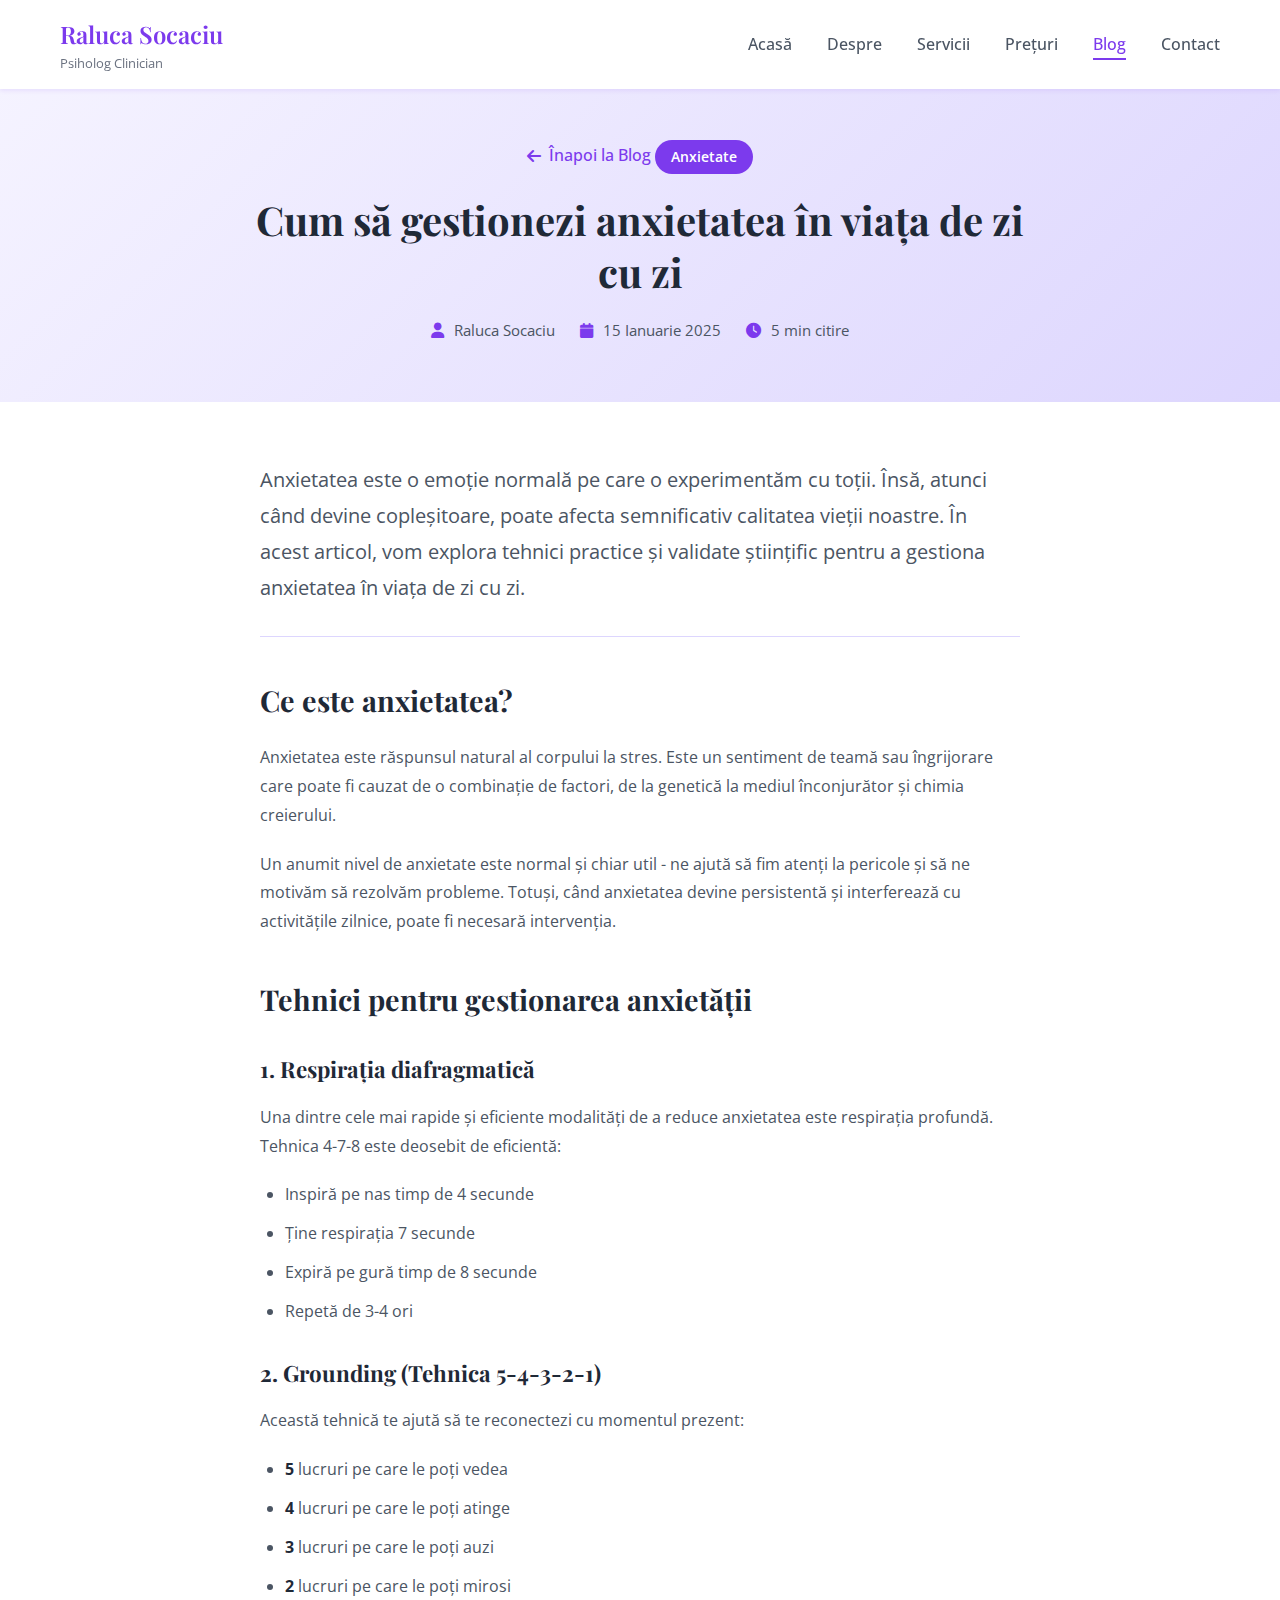
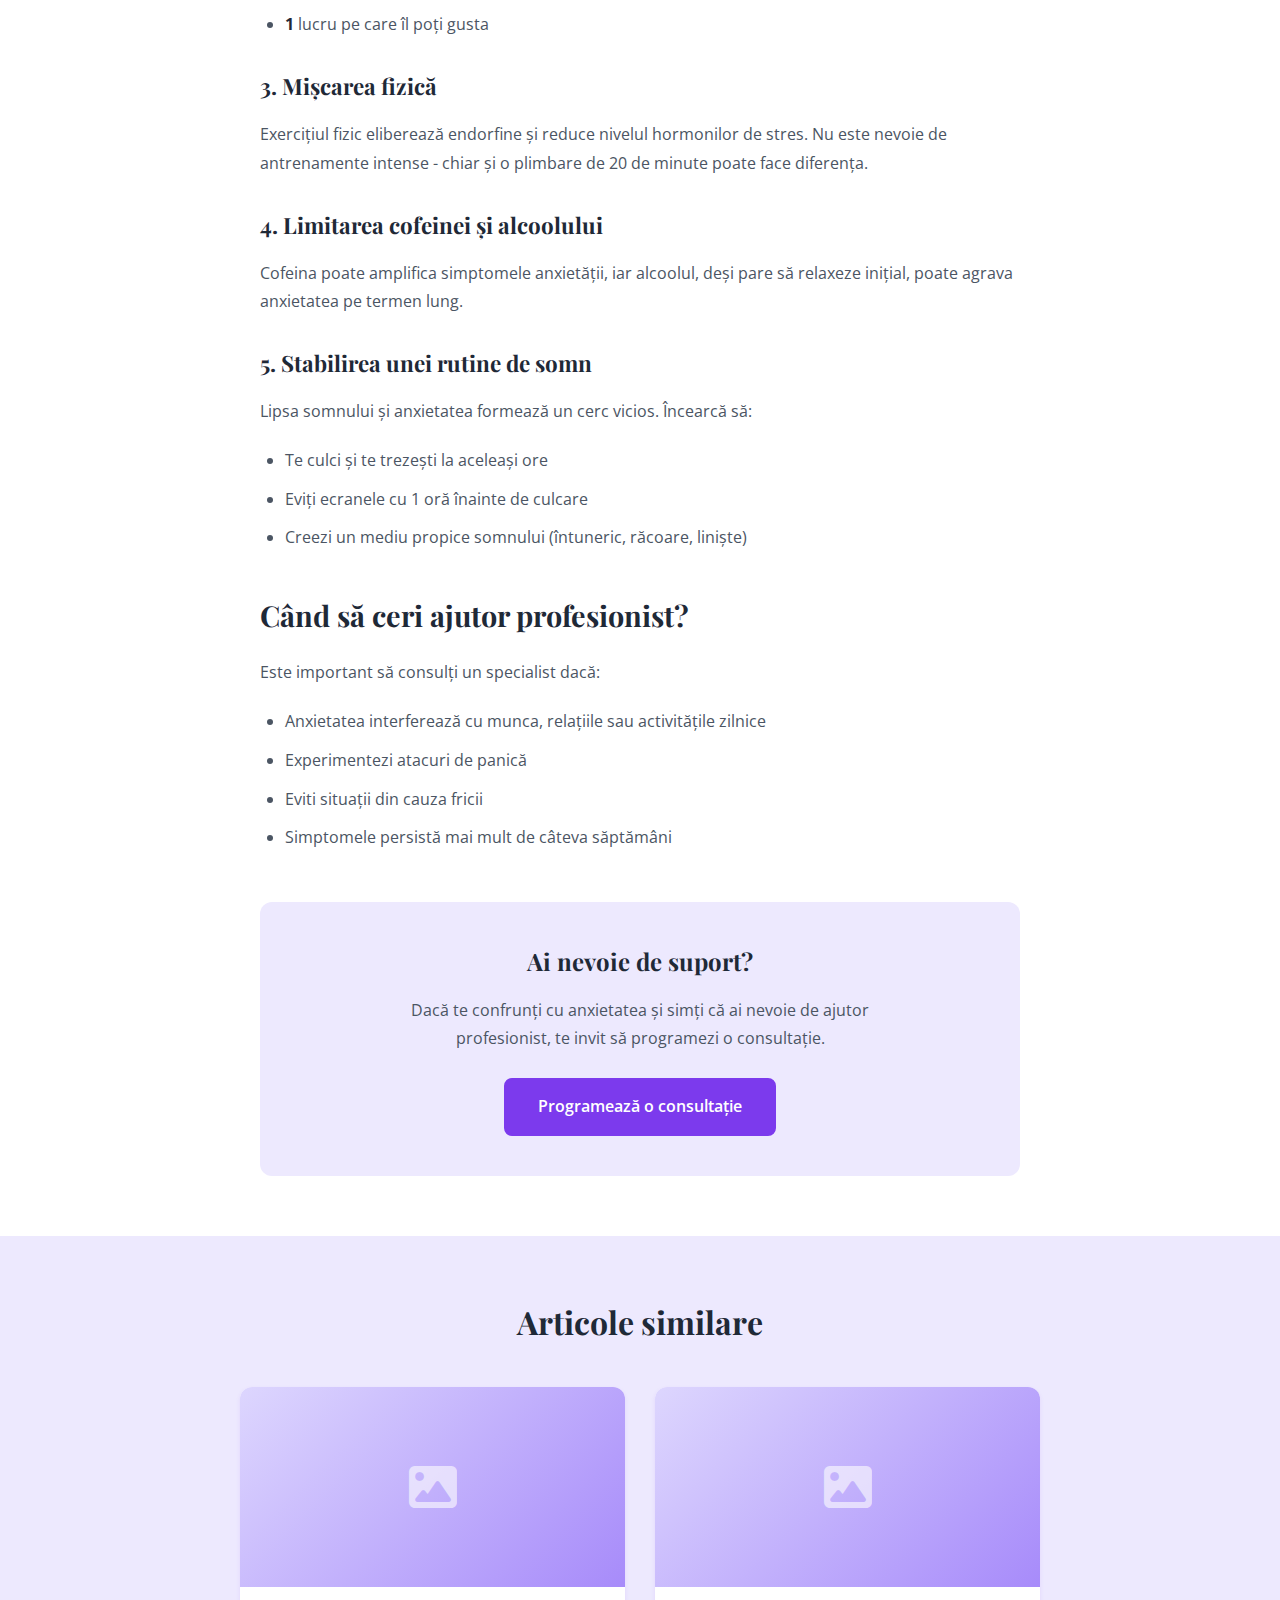
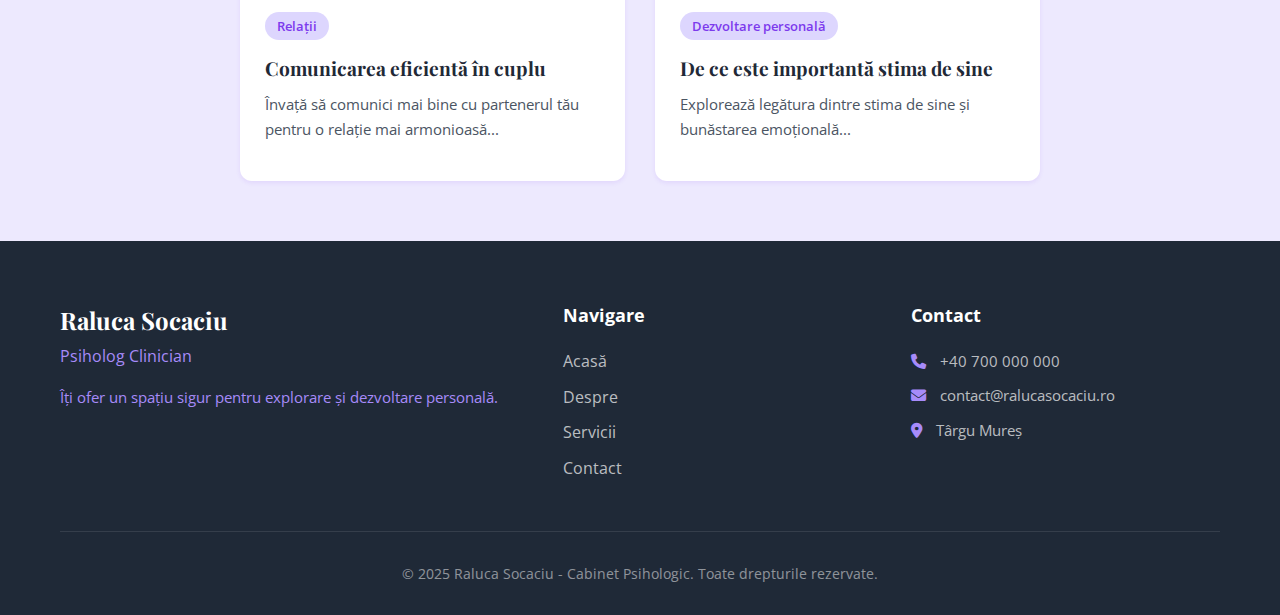
<file: blog/anxietate-viata-zi-cu-zi.html>
<!DOCTYPE html>
<html lang="ro">
<head>
    <meta charset="UTF-8">
    <meta name="viewport" content="width=device-width, initial-scale=1.0">
    <meta name="description" content="Descoperă tehnici simple și eficiente pentru a reduce anxietatea și a te simți mai calm în viața de zi cu zi.">
    <title>Cum să gestionezi anxietatea în viața de zi cu zi | Raluca Socaciu</title>

    <!-- Font Awesome -->
    <link rel="stylesheet" href="https://cdnjs.cloudflare.com/ajax/libs/font-awesome/6.5.1/css/all.min.css">
    <!-- Google Fonts -->
    <link rel="preconnect" href="https://fonts.googleapis.com">
    <link rel="preconnect" href="https://fonts.gstatic.com" crossorigin>
    <link href="https://fonts.googleapis.com/css2?family=Playfair+Display:wght@400;500;600;700&family=Open+Sans:wght@300;400;500;600&display=swap" rel="stylesheet">
    <!-- Custom CSS -->
    <link rel="stylesheet" href="../css/style.css">
    <link rel="stylesheet" href="../css/blog.css">
</head>
<body>
    <!-- Header -->
    <header class="header" id="header">
        <div class="container">
            <a href="../index.html" class="logo">
                <span class="logo-text">Raluca Socaciu</span>
                <span class="logo-subtitle">Psiholog Clinician</span>
            </a>

            <nav class="nav" id="nav">
                <ul class="nav-list">
                    <li><a href="../index.html#acasa" class="nav-link">Acasă</a></li>
                    <li><a href="../index.html#despre" class="nav-link">Despre</a></li>
                    <li><a href="../index.html#servicii" class="nav-link">Servicii</a></li>
                    <li><a href="../index.html#preturi" class="nav-link">Prețuri</a></li>
                    <li><a href="../index.html#blog" class="nav-link active">Blog</a></li>
                    <li><a href="../index.html#contact" class="nav-link">Contact</a></li>
                </ul>
            </nav>

            <button class="hamburger" id="hamburger" aria-label="Meniu">
                <span class="hamburger-line"></span>
                <span class="hamburger-line"></span>
                <span class="hamburger-line"></span>
            </button>
        </div>
    </header>

    <main>
        <!-- Article Header -->
        <article class="blog-article">
            <div class="article-header">
                <div class="container">
                    <a href="../index.html#blog" class="back-link"><i class="fas fa-arrow-left"></i> Înapoi la Blog</a>
                    <span class="article-category">Anxietate</span>
                    <h1>Cum să gestionezi anxietatea în viața de zi cu zi</h1>
                    <div class="article-meta">
                        <span><i class="fas fa-user"></i> Raluca Socaciu</span>
                        <span><i class="fas fa-calendar"></i> 15 Ianuarie 2025</span>
                        <span><i class="fas fa-clock"></i> 5 min citire</span>
                    </div>
                </div>
            </div>

            <!-- Article Content -->
            <div class="article-content">
                <div class="container">
                    <p class="lead">Anxietatea este o emoție normală pe care o experimentăm cu toții. Însă, atunci când devine copleșitoare, poate afecta semnificativ calitatea vieții noastre. În acest articol, vom explora tehnici practice și validate științific pentru a gestiona anxietatea în viața de zi cu zi.</p>

                    <h2>Ce este anxietatea?</h2>
                    <p>Anxietatea este răspunsul natural al corpului la stres. Este un sentiment de teamă sau îngrijorare care poate fi cauzat de o combinație de factori, de la genetică la mediul înconjurător și chimia creierului.</p>
                    <p>Un anumit nivel de anxietate este normal și chiar util - ne ajută să fim atenți la pericole și să ne motivăm să rezolvăm probleme. Totuși, când anxietatea devine persistentă și interferează cu activitățile zilnice, poate fi necesară intervenția.</p>

                    <h2>Tehnici pentru gestionarea anxietății</h2>

                    <h3>1. Respirația diafragmatică</h3>
                    <p>Una dintre cele mai rapide și eficiente modalități de a reduce anxietatea este respirația profundă. Tehnica 4-7-8 este deosebit de eficientă:</p>
                    <ul>
                        <li>Inspiră pe nas timp de 4 secunde</li>
                        <li>Ține respirația 7 secunde</li>
                        <li>Expiră pe gură timp de 8 secunde</li>
                        <li>Repetă de 3-4 ori</li>
                    </ul>

                    <h3>2. Grounding (Tehnica 5-4-3-2-1)</h3>
                    <p>Această tehnică te ajută să te reconectezi cu momentul prezent:</p>
                    <ul>
                        <li><strong>5</strong> lucruri pe care le poți vedea</li>
                        <li><strong>4</strong> lucruri pe care le poți atinge</li>
                        <li><strong>3</strong> lucruri pe care le poți auzi</li>
                        <li><strong>2</strong> lucruri pe care le poți mirosi</li>
                        <li><strong>1</strong> lucru pe care îl poți gusta</li>
                    </ul>

                    <h3>3. Mișcarea fizică</h3>
                    <p>Exercițiul fizic eliberează endorfine și reduce nivelul hormonilor de stres. Nu este nevoie de antrenamente intense - chiar și o plimbare de 20 de minute poate face diferența.</p>

                    <h3>4. Limitarea cofeinei și alcoolului</h3>
                    <p>Cofeina poate amplifica simptomele anxietății, iar alcoolul, deși pare să relaxeze inițial, poate agrava anxietatea pe termen lung.</p>

                    <h3>5. Stabilirea unei rutine de somn</h3>
                    <p>Lipsa somnului și anxietatea formează un cerc vicios. Încearcă să:</p>
                    <ul>
                        <li>Te culci și te trezești la aceleași ore</li>
                        <li>Eviți ecranele cu 1 oră înainte de culcare</li>
                        <li>Creezi un mediu propice somnului (întuneric, răcoare, liniște)</li>
                    </ul>

                    <h2>Când să ceri ajutor profesionist?</h2>
                    <p>Este important să consulți un specialist dacă:</p>
                    <ul>
                        <li>Anxietatea interferează cu munca, relațiile sau activitățile zilnice</li>
                        <li>Experimentezi atacuri de panică</li>
                        <li>Eviti situații din cauza fricii</li>
                        <li>Simptomele persistă mai mult de câteva săptămâni</li>
                    </ul>

                    <div class="article-cta">
                        <h3>Ai nevoie de suport?</h3>
                        <p>Dacă te confrunți cu anxietatea și simți că ai nevoie de ajutor profesionist, te invit să programezi o consultație.</p>
                        <a href="../index.html#contact" class="btn btn-primary">Programează o consultație</a>
                    </div>
                </div>
            </div>
        </article>

        <!-- Related Articles -->
        <section class="related-articles">
            <div class="container">
                <h2>Articole similare</h2>
                <div class="blog-grid">
                    <article class="blog-card">
                        <div class="blog-image">
                            <div class="image-placeholder">
                                <i class="fas fa-image"></i>
                            </div>
                        </div>
                        <div class="blog-content">
                            <span class="blog-category">Relații</span>
                            <h3><a href="comunicare-cuplu.html">Comunicarea eficientă în cuplu</a></h3>
                            <p>Învață să comunici mai bine cu partenerul tău pentru o relație mai armonioasă...</p>
                        </div>
                    </article>

                    <article class="blog-card">
                        <div class="blog-image">
                            <div class="image-placeholder">
                                <i class="fas fa-image"></i>
                            </div>
                        </div>
                        <div class="blog-content">
                            <span class="blog-category">Dezvoltare personală</span>
                            <h3><a href="stima-de-sine.html">De ce este importantă stima de sine</a></h3>
                            <p>Explorează legătura dintre stima de sine și bunăstarea emoțională...</p>
                        </div>
                    </article>
                </div>
            </div>
        </section>
    </main>

    <!-- Footer -->
    <footer class="footer">
        <div class="container">
            <div class="footer-content">
                <div class="footer-brand">
                    <h3>Raluca Socaciu</h3>
                    <p>Psiholog Clinician</p>
                    <p class="footer-tagline">Îți ofer un spațiu sigur pentru explorare și dezvoltare personală.</p>
                </div>

                <div class="footer-links">
                    <h4>Navigare</h4>
                    <ul>
                        <li><a href="../index.html#acasa">Acasă</a></li>
                        <li><a href="../index.html#despre">Despre</a></li>
                        <li><a href="../index.html#servicii">Servicii</a></li>
                        <li><a href="../index.html#contact">Contact</a></li>
                    </ul>
                </div>

                <div class="footer-contact">
                    <h4>Contact</h4>
                    <p><i class="fas fa-phone"></i> +40 700 000 000</p>
                    <p><i class="fas fa-envelope"></i> contact@ralucasocaciu.ro</p>
                    <p><i class="fas fa-map-marker-alt"></i> Târgu Mureș</p>
                </div>
            </div>

            <div class="footer-bottom">
                <p>&copy; 2025 Raluca Socaciu - Cabinet Psihologic. Toate drepturile rezervate.</p>
            </div>
        </div>
    </footer>

    <!-- JavaScript -->
    <script src="../js/main.js"></script>
</body>
</html>
</file>
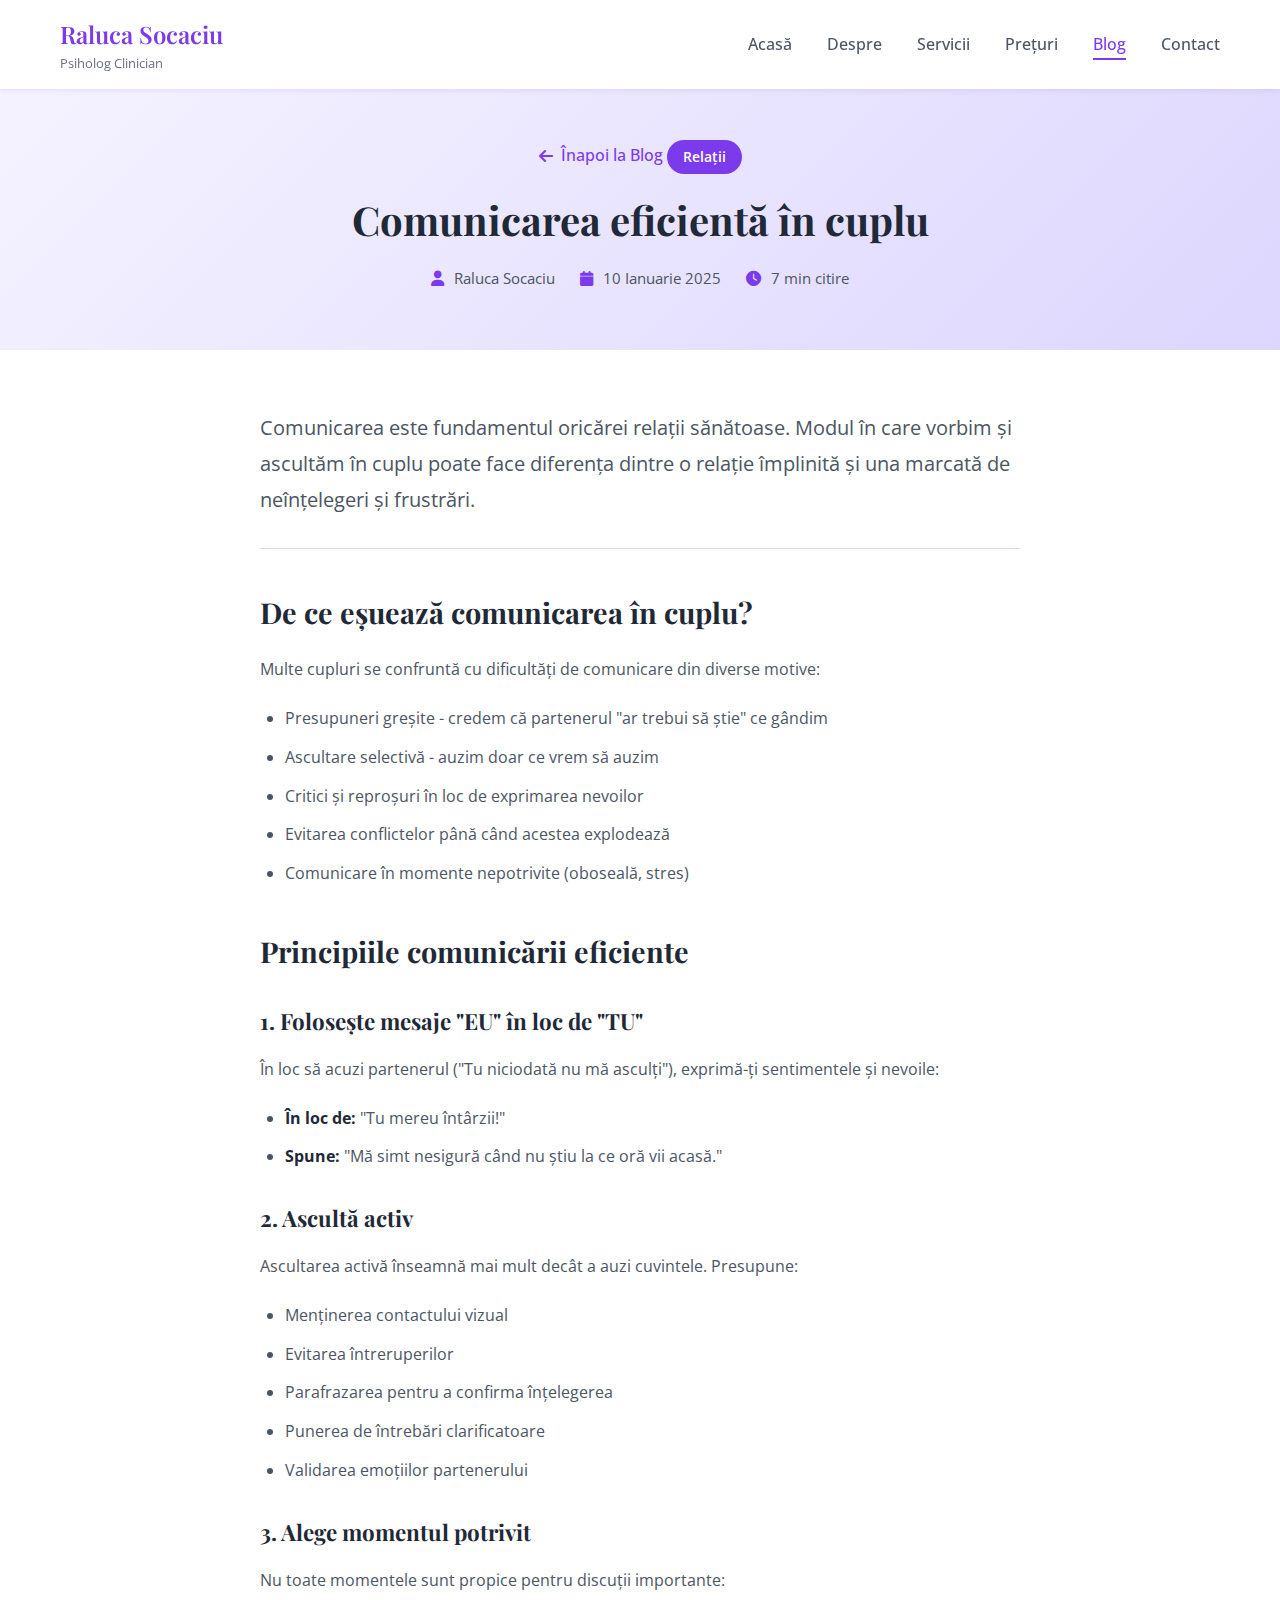
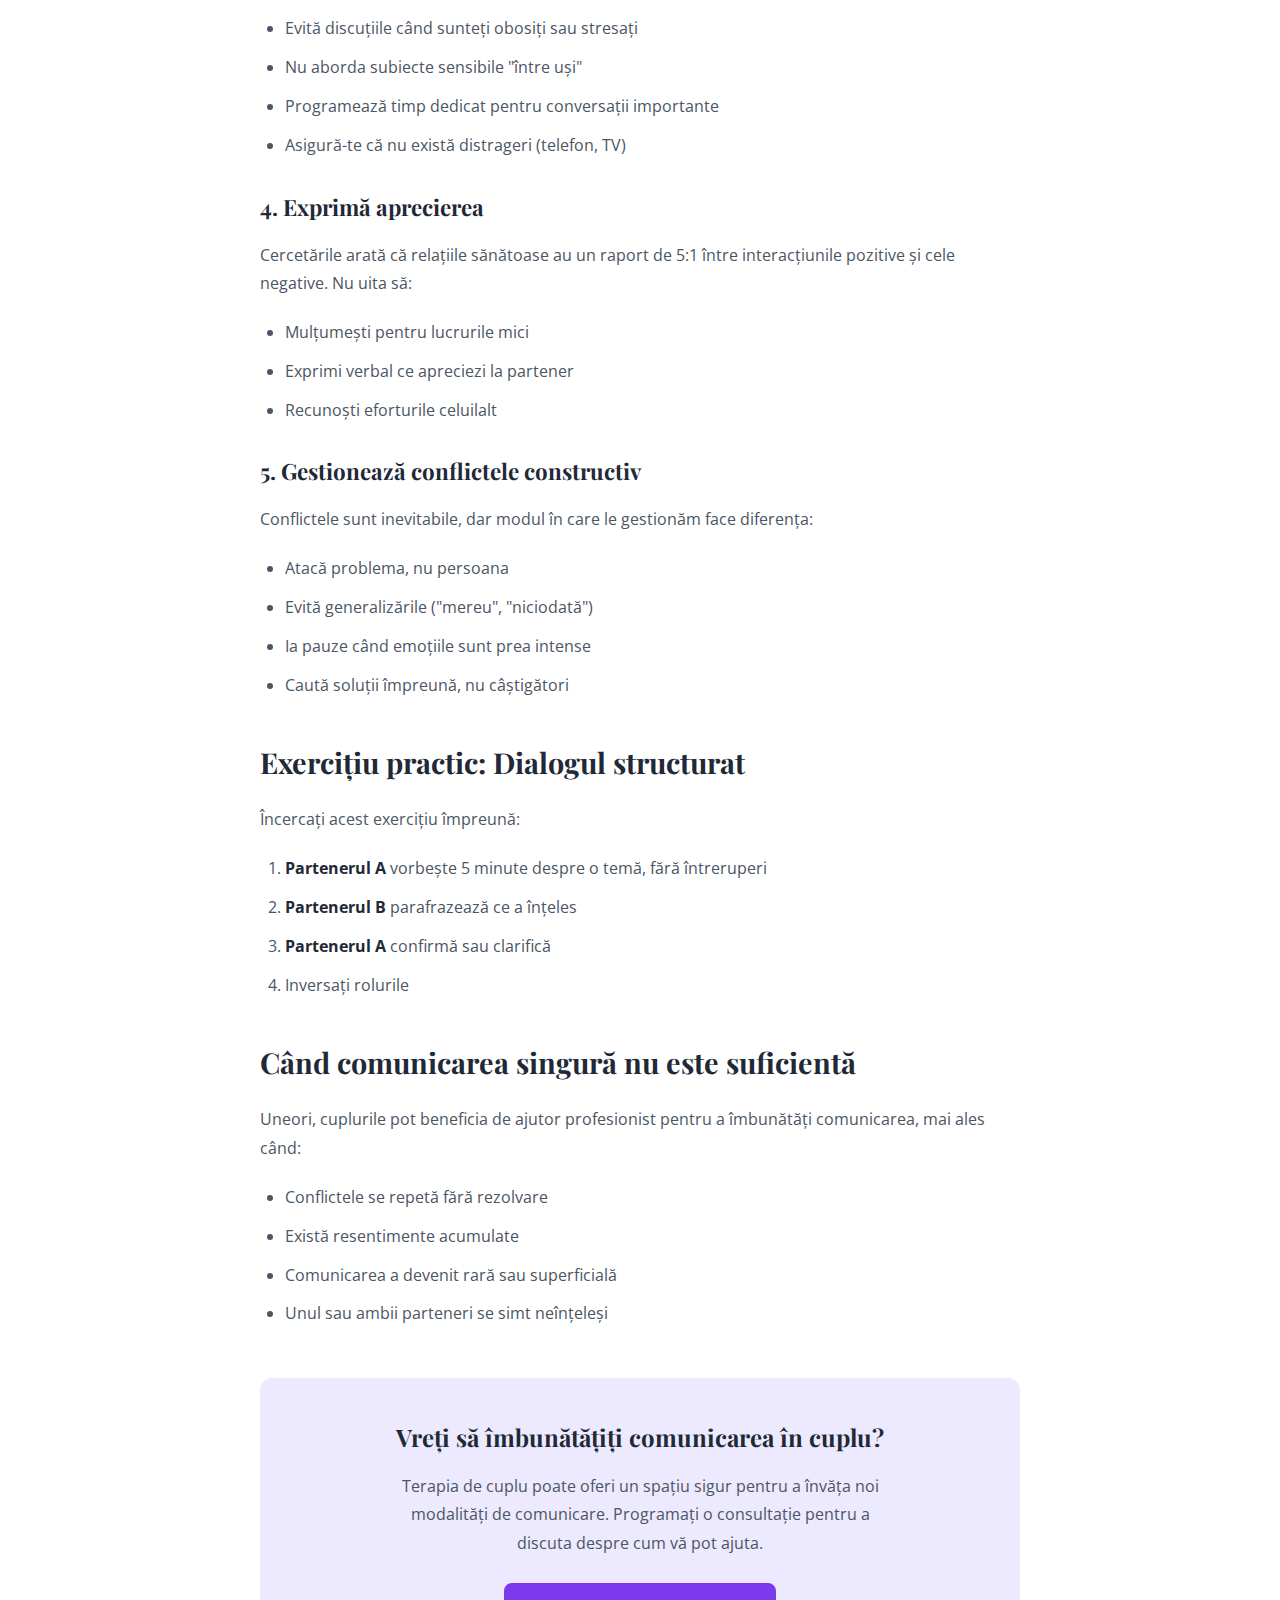
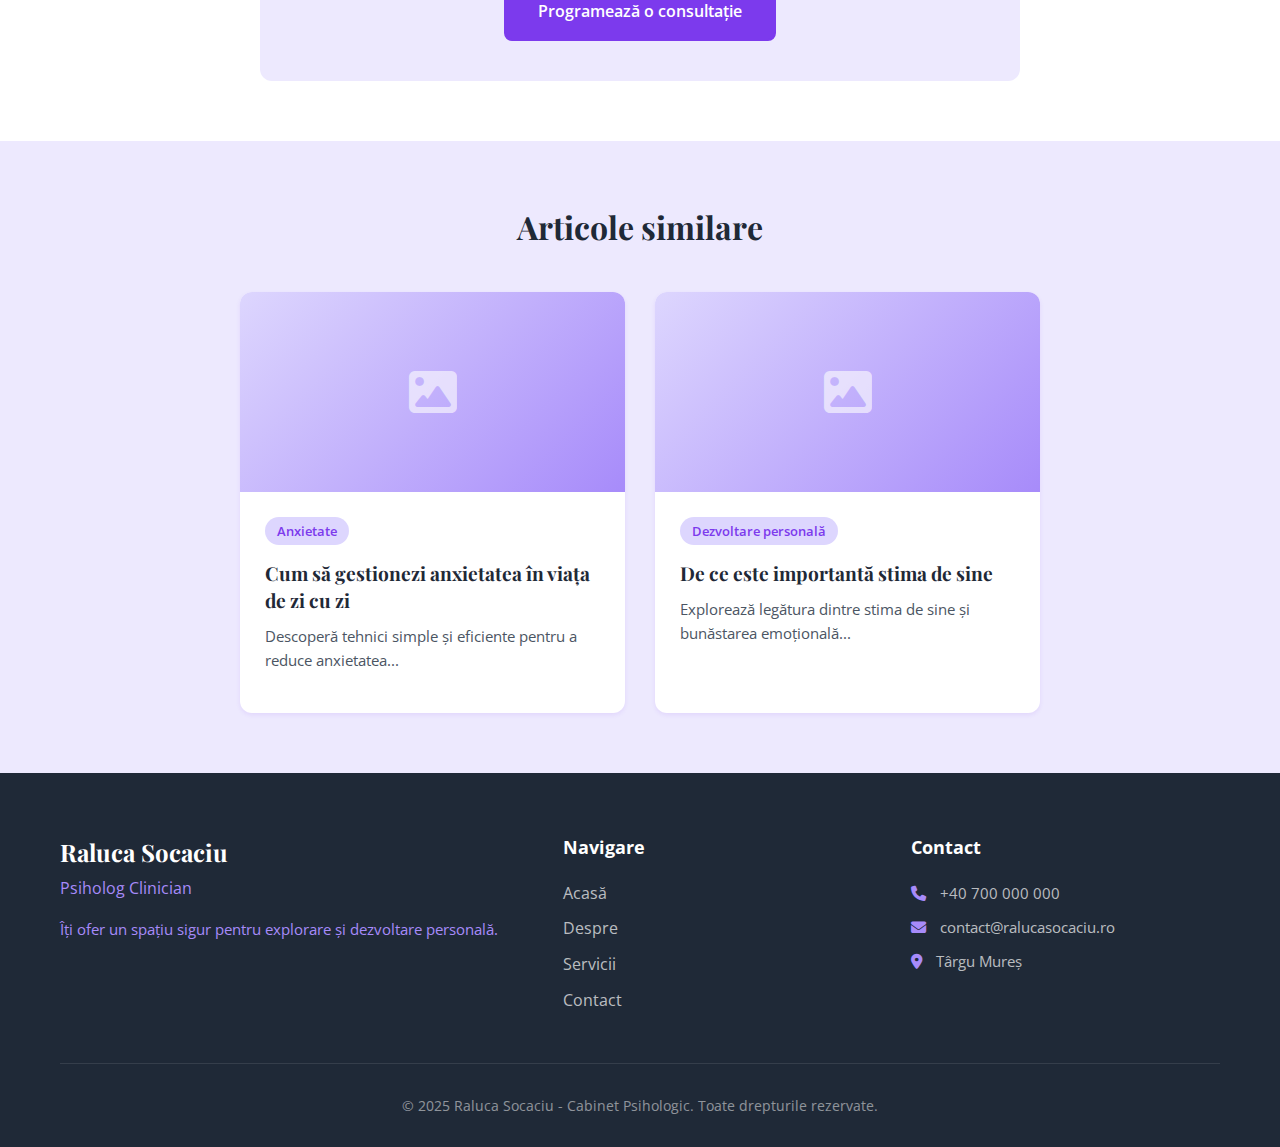
<file: blog/comunicare-cuplu.html>
<!DOCTYPE html>
<html lang="ro">
<head>
    <meta charset="UTF-8">
    <meta name="viewport" content="width=device-width, initial-scale=1.0">
    <meta name="description" content="Învață să comunici mai bine cu partenerul tău pentru o relație mai armonioasă și mai sănătoasă.">
    <title>Comunicarea eficientă în cuplu | Raluca Socaciu</title>

    <!-- Font Awesome -->
    <link rel="stylesheet" href="https://cdnjs.cloudflare.com/ajax/libs/font-awesome/6.5.1/css/all.min.css">
    <!-- Google Fonts -->
    <link rel="preconnect" href="https://fonts.googleapis.com">
    <link rel="preconnect" href="https://fonts.gstatic.com" crossorigin>
    <link href="https://fonts.googleapis.com/css2?family=Playfair+Display:wght@400;500;600;700&family=Open+Sans:wght@300;400;500;600&display=swap" rel="stylesheet">
    <!-- Custom CSS -->
    <link rel="stylesheet" href="../css/style.css">
    <link rel="stylesheet" href="../css/blog.css">
</head>
<body>
    <!-- Header -->
    <header class="header" id="header">
        <div class="container">
            <a href="../index.html" class="logo">
                <span class="logo-text">Raluca Socaciu</span>
                <span class="logo-subtitle">Psiholog Clinician</span>
            </a>

            <nav class="nav" id="nav">
                <ul class="nav-list">
                    <li><a href="../index.html#acasa" class="nav-link">Acasă</a></li>
                    <li><a href="../index.html#despre" class="nav-link">Despre</a></li>
                    <li><a href="../index.html#servicii" class="nav-link">Servicii</a></li>
                    <li><a href="../index.html#preturi" class="nav-link">Prețuri</a></li>
                    <li><a href="../index.html#blog" class="nav-link active">Blog</a></li>
                    <li><a href="../index.html#contact" class="nav-link">Contact</a></li>
                </ul>
            </nav>

            <button class="hamburger" id="hamburger" aria-label="Meniu">
                <span class="hamburger-line"></span>
                <span class="hamburger-line"></span>
                <span class="hamburger-line"></span>
            </button>
        </div>
    </header>

    <main>
        <!-- Article Header -->
        <article class="blog-article">
            <div class="article-header">
                <div class="container">
                    <a href="../index.html#blog" class="back-link"><i class="fas fa-arrow-left"></i> Înapoi la Blog</a>
                    <span class="article-category">Relații</span>
                    <h1>Comunicarea eficientă în cuplu</h1>
                    <div class="article-meta">
                        <span><i class="fas fa-user"></i> Raluca Socaciu</span>
                        <span><i class="fas fa-calendar"></i> 10 Ianuarie 2025</span>
                        <span><i class="fas fa-clock"></i> 7 min citire</span>
                    </div>
                </div>
            </div>

            <!-- Article Content -->
            <div class="article-content">
                <div class="container">
                    <p class="lead">Comunicarea este fundamentul oricărei relații sănătoase. Modul în care vorbim și ascultăm în cuplu poate face diferența dintre o relație împlinită și una marcată de neînțelegeri și frustrări.</p>

                    <h2>De ce eșuează comunicarea în cuplu?</h2>
                    <p>Multe cupluri se confruntă cu dificultăți de comunicare din diverse motive:</p>
                    <ul>
                        <li>Presupuneri greșite - credem că partenerul "ar trebui să știe" ce gândim</li>
                        <li>Ascultare selectivă - auzim doar ce vrem să auzim</li>
                        <li>Critici și reproșuri în loc de exprimarea nevoilor</li>
                        <li>Evitarea conflictelor până când acestea explodează</li>
                        <li>Comunicare în momente nepotrivite (oboseală, stres)</li>
                    </ul>

                    <h2>Principiile comunicării eficiente</h2>

                    <h3>1. Folosește mesaje "EU" în loc de "TU"</h3>
                    <p>În loc să acuzi partenerul ("Tu niciodată nu mă asculți"), exprimă-ți sentimentele și nevoile:</p>
                    <ul>
                        <li><strong>În loc de:</strong> "Tu mereu întârzii!"</li>
                        <li><strong>Spune:</strong> "Mă simt nesigură când nu știu la ce oră vii acasă."</li>
                    </ul>

                    <h3>2. Ascultă activ</h3>
                    <p>Ascultarea activă înseamnă mai mult decât a auzi cuvintele. Presupune:</p>
                    <ul>
                        <li>Menținerea contactului vizual</li>
                        <li>Evitarea întreruperilor</li>
                        <li>Parafrazarea pentru a confirma înțelegerea</li>
                        <li>Punerea de întrebări clarificatoare</li>
                        <li>Validarea emoțiilor partenerului</li>
                    </ul>

                    <h3>3. Alege momentul potrivit</h3>
                    <p>Nu toate momentele sunt propice pentru discuții importante:</p>
                    <ul>
                        <li>Evită discuțiile când sunteți obosiți sau stresați</li>
                        <li>Nu aborda subiecte sensibile "între uși"</li>
                        <li>Programează timp dedicat pentru conversații importante</li>
                        <li>Asigură-te că nu există distrageri (telefon, TV)</li>
                    </ul>

                    <h3>4. Exprimă aprecierea</h3>
                    <p>Cercetările arată că relațiile sănătoase au un raport de 5:1 între interacțiunile pozitive și cele negative. Nu uita să:</p>
                    <ul>
                        <li>Mulțumești pentru lucrurile mici</li>
                        <li>Exprimi verbal ce apreciezi la partener</li>
                        <li>Recunoști eforturile celuilalt</li>
                    </ul>

                    <h3>5. Gestionează conflictele constructiv</h3>
                    <p>Conflictele sunt inevitabile, dar modul în care le gestionăm face diferența:</p>
                    <ul>
                        <li>Atacă problema, nu persoana</li>
                        <li>Evită generalizările ("mereu", "niciodată")</li>
                        <li>Ia pauze când emoțiile sunt prea intense</li>
                        <li>Caută soluții împreună, nu câștigători</li>
                    </ul>

                    <h2>Exercițiu practic: Dialogul structurat</h2>
                    <p>Încercați acest exercițiu împreună:</p>
                    <ol>
                        <li><strong>Partenerul A</strong> vorbește 5 minute despre o temă, fără întreruperi</li>
                        <li><strong>Partenerul B</strong> parafrazează ce a înțeles</li>
                        <li><strong>Partenerul A</strong> confirmă sau clarifică</li>
                        <li>Inversați rolurile</li>
                    </ol>

                    <h2>Când comunicarea singură nu este suficientă</h2>
                    <p>Uneori, cuplurile pot beneficia de ajutor profesionist pentru a îmbunătăți comunicarea, mai ales când:</p>
                    <ul>
                        <li>Conflictele se repetă fără rezolvare</li>
                        <li>Există resentimente acumulate</li>
                        <li>Comunicarea a devenit rară sau superficială</li>
                        <li>Unul sau ambii parteneri se simt neînțeleși</li>
                    </ul>

                    <div class="article-cta">
                        <h3>Vreți să îmbunătățiți comunicarea în cuplu?</h3>
                        <p>Terapia de cuplu poate oferi un spațiu sigur pentru a învăța noi modalități de comunicare. Programați o consultație pentru a discuta despre cum vă pot ajuta.</p>
                        <a href="../index.html#contact" class="btn btn-primary">Programează o consultație</a>
                    </div>
                </div>
            </div>
        </article>

        <!-- Related Articles -->
        <section class="related-articles">
            <div class="container">
                <h2>Articole similare</h2>
                <div class="blog-grid">
                    <article class="blog-card">
                        <div class="blog-image">
                            <div class="image-placeholder">
                                <i class="fas fa-image"></i>
                            </div>
                        </div>
                        <div class="blog-content">
                            <span class="blog-category">Anxietate</span>
                            <h3><a href="anxietate-viata-zi-cu-zi.html">Cum să gestionezi anxietatea în viața de zi cu zi</a></h3>
                            <p>Descoperă tehnici simple și eficiente pentru a reduce anxietatea...</p>
                        </div>
                    </article>

                    <article class="blog-card">
                        <div class="blog-image">
                            <div class="image-placeholder">
                                <i class="fas fa-image"></i>
                            </div>
                        </div>
                        <div class="blog-content">
                            <span class="blog-category">Dezvoltare personală</span>
                            <h3><a href="stima-de-sine.html">De ce este importantă stima de sine</a></h3>
                            <p>Explorează legătura dintre stima de sine și bunăstarea emoțională...</p>
                        </div>
                    </article>
                </div>
            </div>
        </section>
    </main>

    <!-- Footer -->
    <footer class="footer">
        <div class="container">
            <div class="footer-content">
                <div class="footer-brand">
                    <h3>Raluca Socaciu</h3>
                    <p>Psiholog Clinician</p>
                    <p class="footer-tagline">Îți ofer un spațiu sigur pentru explorare și dezvoltare personală.</p>
                </div>

                <div class="footer-links">
                    <h4>Navigare</h4>
                    <ul>
                        <li><a href="../index.html#acasa">Acasă</a></li>
                        <li><a href="../index.html#despre">Despre</a></li>
                        <li><a href="../index.html#servicii">Servicii</a></li>
                        <li><a href="../index.html#contact">Contact</a></li>
                    </ul>
                </div>

                <div class="footer-contact">
                    <h4>Contact</h4>
                    <p><i class="fas fa-phone"></i> +40 700 000 000</p>
                    <p><i class="fas fa-envelope"></i> contact@ralucasocaciu.ro</p>
                    <p><i class="fas fa-map-marker-alt"></i> Târgu Mureș</p>
                </div>
            </div>

            <div class="footer-bottom">
                <p>&copy; 2025 Raluca Socaciu - Cabinet Psihologic. Toate drepturile rezervate.</p>
            </div>
        </div>
    </footer>

    <!-- JavaScript -->
    <script src="../js/main.js"></script>
</body>
</html>
</file>
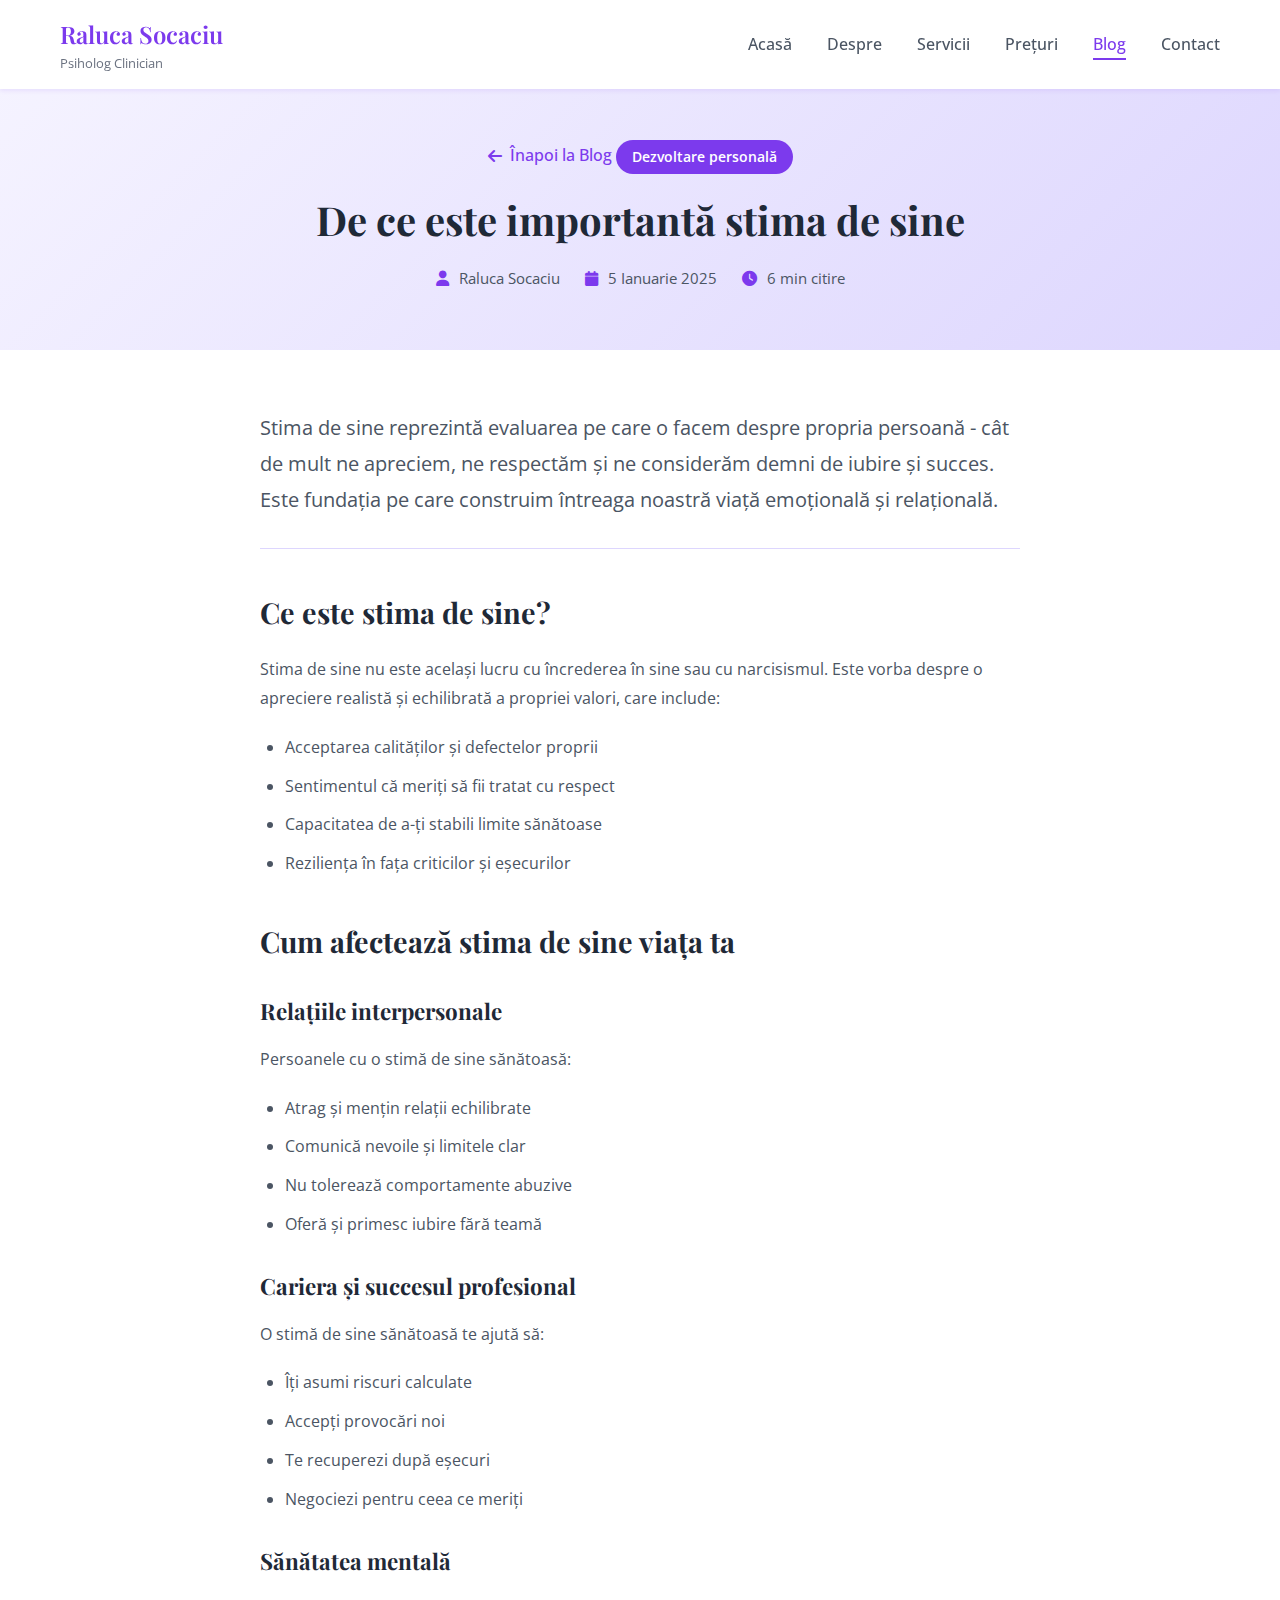
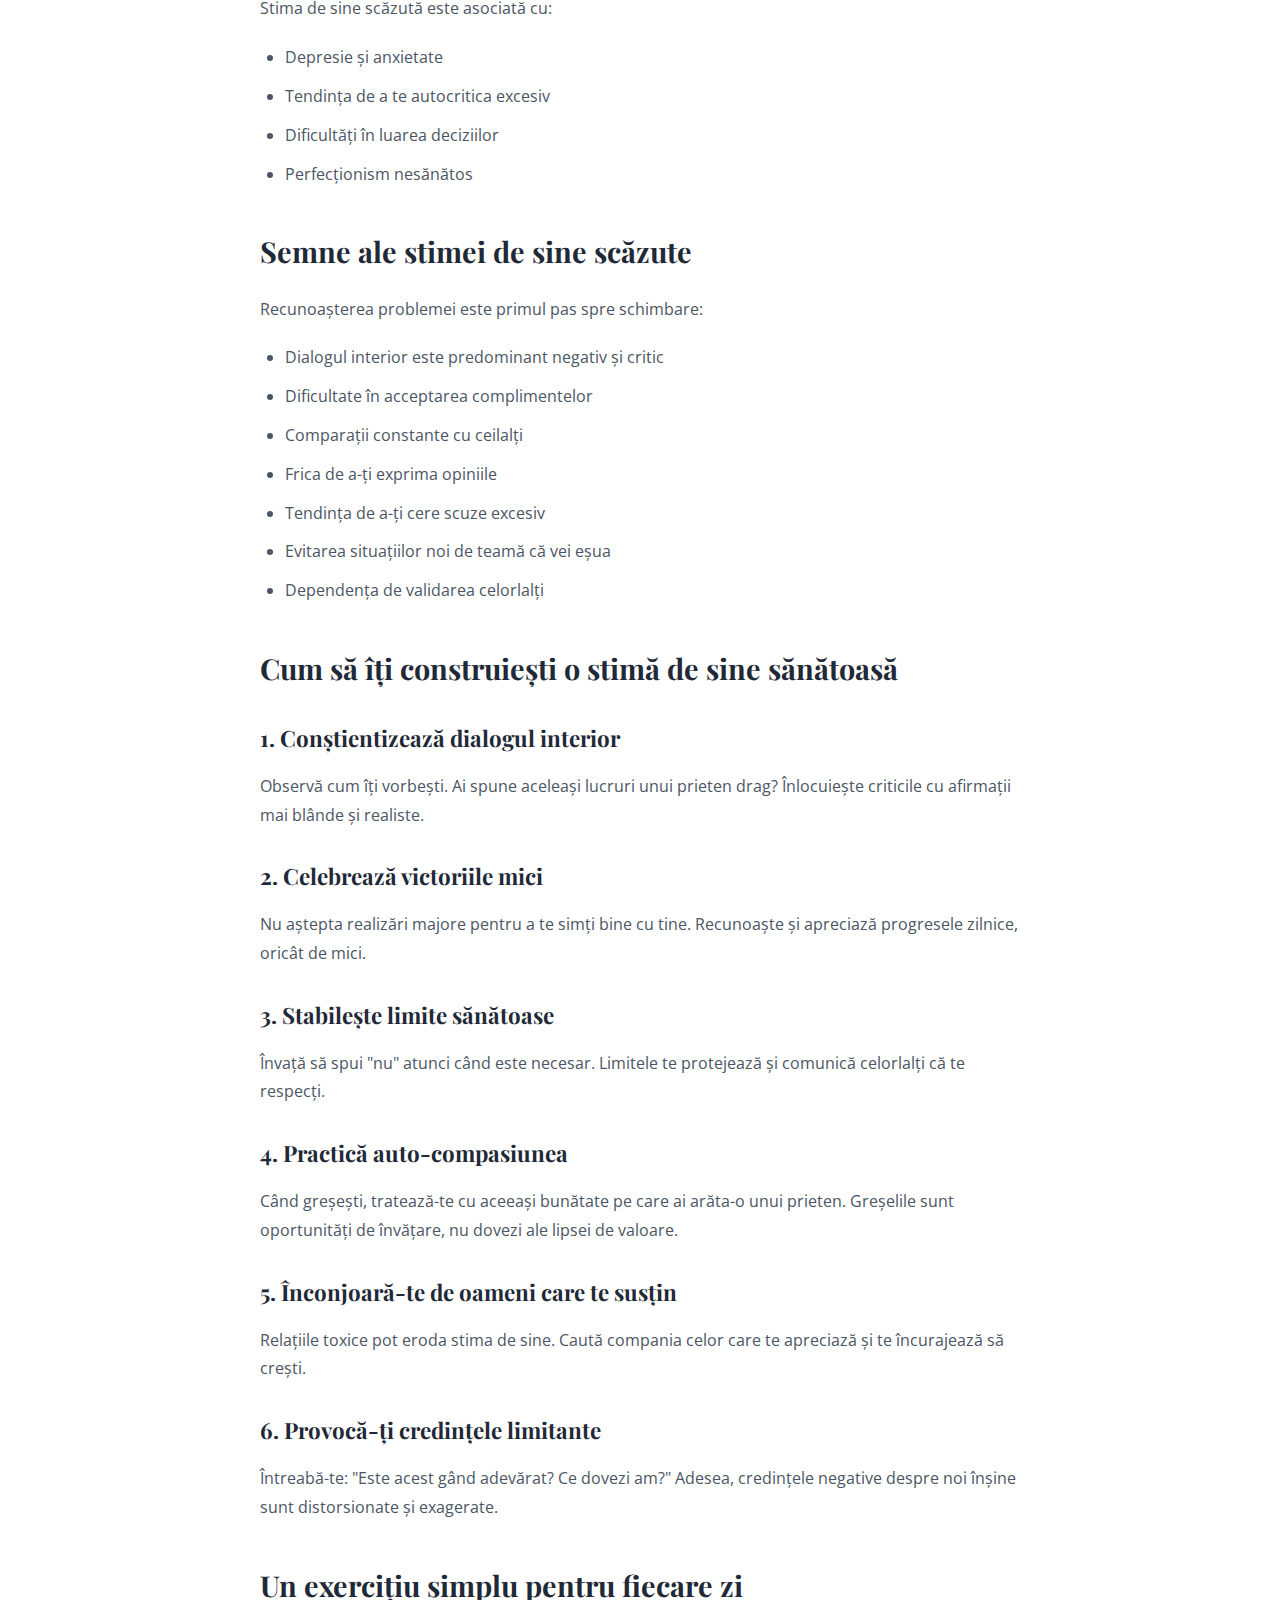
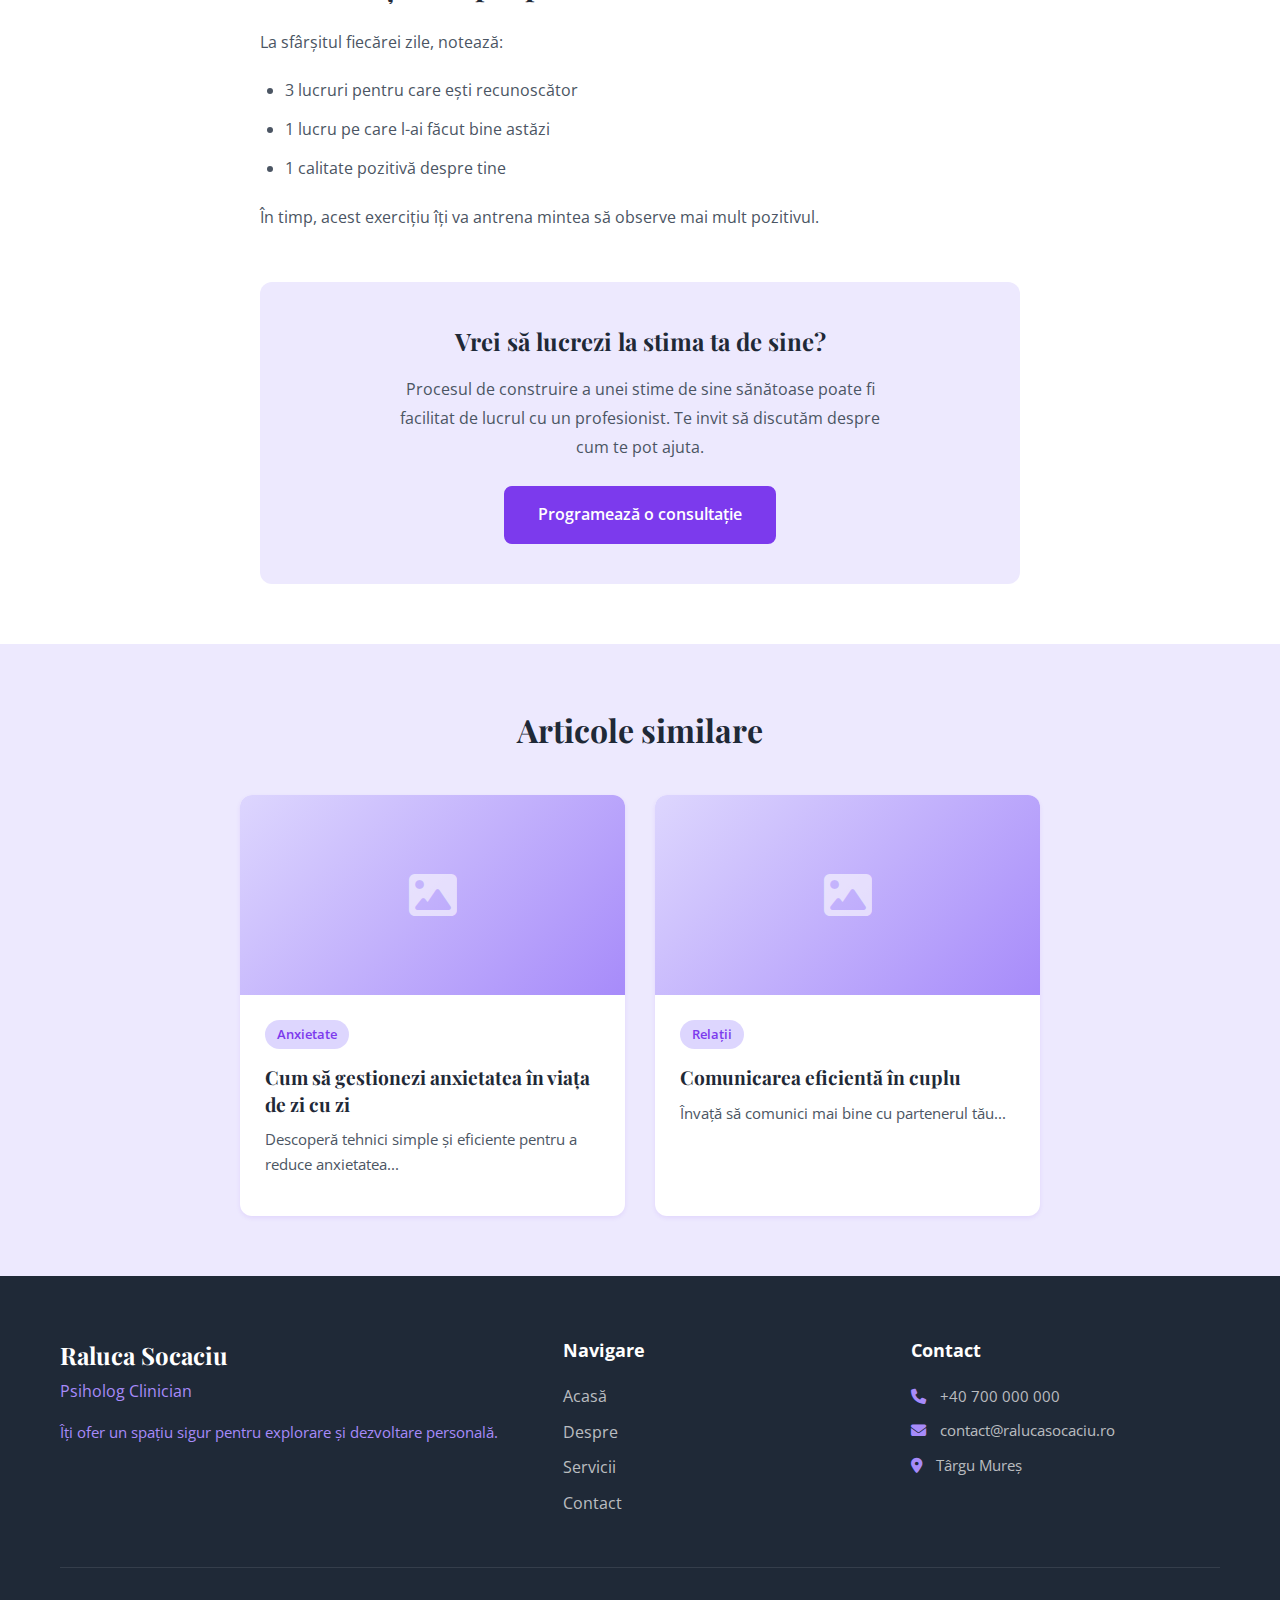
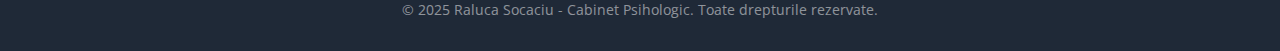
<file: blog/stima-de-sine.html>
<!DOCTYPE html>
<html lang="ro">
<head>
    <meta charset="UTF-8">
    <meta name="viewport" content="width=device-width, initial-scale=1.0">
    <meta name="description" content="Explorează legătura dintre stima de sine și bunăstarea emoțională și descoperă cum să îți construiești o imagine de sine sănătoasă.">
    <title>De ce este importantă stima de sine | Raluca Socaciu</title>

    <!-- Font Awesome -->
    <link rel="stylesheet" href="https://cdnjs.cloudflare.com/ajax/libs/font-awesome/6.5.1/css/all.min.css">
    <!-- Google Fonts -->
    <link rel="preconnect" href="https://fonts.googleapis.com">
    <link rel="preconnect" href="https://fonts.gstatic.com" crossorigin>
    <link href="https://fonts.googleapis.com/css2?family=Playfair+Display:wght@400;500;600;700&family=Open+Sans:wght@300;400;500;600&display=swap" rel="stylesheet">
    <!-- Custom CSS -->
    <link rel="stylesheet" href="../css/style.css">
    <link rel="stylesheet" href="../css/blog.css">
</head>
<body>
    <!-- Header -->
    <header class="header" id="header">
        <div class="container">
            <a href="../index.html" class="logo">
                <span class="logo-text">Raluca Socaciu</span>
                <span class="logo-subtitle">Psiholog Clinician</span>
            </a>

            <nav class="nav" id="nav">
                <ul class="nav-list">
                    <li><a href="../index.html#acasa" class="nav-link">Acasă</a></li>
                    <li><a href="../index.html#despre" class="nav-link">Despre</a></li>
                    <li><a href="../index.html#servicii" class="nav-link">Servicii</a></li>
                    <li><a href="../index.html#preturi" class="nav-link">Prețuri</a></li>
                    <li><a href="../index.html#blog" class="nav-link active">Blog</a></li>
                    <li><a href="../index.html#contact" class="nav-link">Contact</a></li>
                </ul>
            </nav>

            <button class="hamburger" id="hamburger" aria-label="Meniu">
                <span class="hamburger-line"></span>
                <span class="hamburger-line"></span>
                <span class="hamburger-line"></span>
            </button>
        </div>
    </header>

    <main>
        <!-- Article Header -->
        <article class="blog-article">
            <div class="article-header">
                <div class="container">
                    <a href="../index.html#blog" class="back-link"><i class="fas fa-arrow-left"></i> Înapoi la Blog</a>
                    <span class="article-category">Dezvoltare personală</span>
                    <h1>De ce este importantă stima de sine</h1>
                    <div class="article-meta">
                        <span><i class="fas fa-user"></i> Raluca Socaciu</span>
                        <span><i class="fas fa-calendar"></i> 5 Ianuarie 2025</span>
                        <span><i class="fas fa-clock"></i> 6 min citire</span>
                    </div>
                </div>
            </div>

            <!-- Article Content -->
            <div class="article-content">
                <div class="container">
                    <p class="lead">Stima de sine reprezintă evaluarea pe care o facem despre propria persoană - cât de mult ne apreciem, ne respectăm și ne considerăm demni de iubire și succes. Este fundația pe care construim întreaga noastră viață emoțională și relațională.</p>

                    <h2>Ce este stima de sine?</h2>
                    <p>Stima de sine nu este același lucru cu încrederea în sine sau cu narcisismul. Este vorba despre o apreciere realistă și echilibrată a propriei valori, care include:</p>
                    <ul>
                        <li>Acceptarea calităților și defectelor proprii</li>
                        <li>Sentimentul că meriți să fii tratat cu respect</li>
                        <li>Capacitatea de a-ți stabili limite sănătoase</li>
                        <li>Reziliența în fața criticilor și eșecurilor</li>
                    </ul>

                    <h2>Cum afectează stima de sine viața ta</h2>

                    <h3>Relațiile interpersonale</h3>
                    <p>Persoanele cu o stimă de sine sănătoasă:</p>
                    <ul>
                        <li>Atrag și mențin relații echilibrate</li>
                        <li>Comunică nevoile și limitele clar</li>
                        <li>Nu tolerează comportamente abuzive</li>
                        <li>Oferă și primesc iubire fără teamă</li>
                    </ul>

                    <h3>Cariera și succesul profesional</h3>
                    <p>O stimă de sine sănătoasă te ajută să:</p>
                    <ul>
                        <li>Îți asumi riscuri calculate</li>
                        <li>Accepți provocări noi</li>
                        <li>Te recuperezi după eșecuri</li>
                        <li>Negociezi pentru ceea ce meriți</li>
                    </ul>

                    <h3>Sănătatea mentală</h3>
                    <p>Stima de sine scăzută este asociată cu:</p>
                    <ul>
                        <li>Depresie și anxietate</li>
                        <li>Tendința de a te autocritica excesiv</li>
                        <li>Dificultăți în luarea deciziilor</li>
                        <li>Perfecționism nesănătos</li>
                    </ul>

                    <h2>Semne ale stimei de sine scăzute</h2>
                    <p>Recunoașterea problemei este primul pas spre schimbare:</p>
                    <ul>
                        <li>Dialogul interior este predominant negativ și critic</li>
                        <li>Dificultate în acceptarea complimentelor</li>
                        <li>Comparații constante cu ceilalți</li>
                        <li>Frica de a-ți exprima opiniile</li>
                        <li>Tendința de a-ți cere scuze excesiv</li>
                        <li>Evitarea situațiilor noi de teamă că vei eșua</li>
                        <li>Dependența de validarea celorlalți</li>
                    </ul>

                    <h2>Cum să îți construiești o stimă de sine sănătoasă</h2>

                    <h3>1. Conștientizează dialogul interior</h3>
                    <p>Observă cum îți vorbești. Ai spune aceleași lucruri unui prieten drag? Înlocuiește criticile cu afirmații mai blânde și realiste.</p>

                    <h3>2. Celebrează victoriile mici</h3>
                    <p>Nu aștepta realizări majore pentru a te simți bine cu tine. Recunoaște și apreciază progresele zilnice, oricât de mici.</p>

                    <h3>3. Stabilește limite sănătoase</h3>
                    <p>Învață să spui "nu" atunci când este necesar. Limitele te protejează și comunică celorlalți că te respecți.</p>

                    <h3>4. Practică auto-compasiunea</h3>
                    <p>Când greșești, tratează-te cu aceeași bunătate pe care ai arăta-o unui prieten. Greșelile sunt oportunități de învățare, nu dovezi ale lipsei de valoare.</p>

                    <h3>5. Înconjoară-te de oameni care te susțin</h3>
                    <p>Relațiile toxice pot eroda stima de sine. Caută compania celor care te apreciază și te încurajează să crești.</p>

                    <h3>6. Provocă-ți credințele limitante</h3>
                    <p>Întreabă-te: "Este acest gând adevărat? Ce dovezi am?" Adesea, credințele negative despre noi înșine sunt distorsionate și exagerate.</p>

                    <h2>Un exercițiu simplu pentru fiecare zi</h2>
                    <p>La sfârșitul fiecărei zile, notează:</p>
                    <ul>
                        <li>3 lucruri pentru care ești recunoscător</li>
                        <li>1 lucru pe care l-ai făcut bine astăzi</li>
                        <li>1 calitate pozitivă despre tine</li>
                    </ul>
                    <p>În timp, acest exercițiu îți va antrena mintea să observe mai mult pozitivul.</p>

                    <div class="article-cta">
                        <h3>Vrei să lucrezi la stima ta de sine?</h3>
                        <p>Procesul de construire a unei stime de sine sănătoase poate fi facilitat de lucrul cu un profesionist. Te invit să discutăm despre cum te pot ajuta.</p>
                        <a href="../index.html#contact" class="btn btn-primary">Programează o consultație</a>
                    </div>
                </div>
            </div>
        </article>

        <!-- Related Articles -->
        <section class="related-articles">
            <div class="container">
                <h2>Articole similare</h2>
                <div class="blog-grid">
                    <article class="blog-card">
                        <div class="blog-image">
                            <div class="image-placeholder">
                                <i class="fas fa-image"></i>
                            </div>
                        </div>
                        <div class="blog-content">
                            <span class="blog-category">Anxietate</span>
                            <h3><a href="anxietate-viata-zi-cu-zi.html">Cum să gestionezi anxietatea în viața de zi cu zi</a></h3>
                            <p>Descoperă tehnici simple și eficiente pentru a reduce anxietatea...</p>
                        </div>
                    </article>

                    <article class="blog-card">
                        <div class="blog-image">
                            <div class="image-placeholder">
                                <i class="fas fa-image"></i>
                            </div>
                        </div>
                        <div class="blog-content">
                            <span class="blog-category">Relații</span>
                            <h3><a href="comunicare-cuplu.html">Comunicarea eficientă în cuplu</a></h3>
                            <p>Învață să comunici mai bine cu partenerul tău...</p>
                        </div>
                    </article>
                </div>
            </div>
        </section>
    </main>

    <!-- Footer -->
    <footer class="footer">
        <div class="container">
            <div class="footer-content">
                <div class="footer-brand">
                    <h3>Raluca Socaciu</h3>
                    <p>Psiholog Clinician</p>
                    <p class="footer-tagline">Îți ofer un spațiu sigur pentru explorare și dezvoltare personală.</p>
                </div>

                <div class="footer-links">
                    <h4>Navigare</h4>
                    <ul>
                        <li><a href="../index.html#acasa">Acasă</a></li>
                        <li><a href="../index.html#despre">Despre</a></li>
                        <li><a href="../index.html#servicii">Servicii</a></li>
                        <li><a href="../index.html#contact">Contact</a></li>
                    </ul>
                </div>

                <div class="footer-contact">
                    <h4>Contact</h4>
                    <p><i class="fas fa-phone"></i> +40 700 000 000</p>
                    <p><i class="fas fa-envelope"></i> contact@ralucasocaciu.ro</p>
                    <p><i class="fas fa-map-marker-alt"></i> Târgu Mureș</p>
                </div>
            </div>

            <div class="footer-bottom">
                <p>&copy; 2025 Raluca Socaciu - Cabinet Psihologic. Toate drepturile rezervate.</p>
            </div>
        </div>
    </footer>

    <!-- JavaScript -->
    <script src="../js/main.js"></script>
</body>
</html>
</file>
<file: css/blog.css>
/* ================================
   Blog Article Styles
   ================================ */

/* Article Header */
.blog-article {
    padding-top: 80px;
}

.article-header {
    background: linear-gradient(135deg, var(--bg-primary) 0%, var(--accent-light) 100%);
    padding: 60px 0;
    text-align: center;
}

.back-link {
    display: inline-flex;
    align-items: center;
    gap: 8px;
    color: var(--primary);
    font-weight: 500;
    margin-bottom: 20px;
    transition: var(--transition);
}

.back-link:hover {
    color: var(--primary-dark);
    gap: 12px;
}

.article-header .article-category {
    display: inline-block;
    background: var(--primary);
    color: var(--text-white);
    padding: 6px 16px;
    border-radius: 20px;
    font-size: 0.85rem;
    font-weight: 600;
    margin-bottom: 20px;
}

.article-header h1 {
    font-family: var(--font-heading);
    font-size: 2.5rem;
    color: var(--text-dark);
    max-width: 800px;
    margin: 0 auto 20px;
    line-height: 1.3;
}

.article-meta {
    display: flex;
    justify-content: center;
    gap: 25px;
    color: var(--text-medium);
    font-size: 0.95rem;
    flex-wrap: wrap;
}

.article-meta i {
    margin-right: 6px;
    color: var(--primary);
}

/* Article Image */
.article-image {
    background: var(--bg-section);
    padding: 30px 0;
}

.article-image .container {
    max-width: 900px;
}

.article-image img {
    width: 100%;
    height: auto;
    border-radius: var(--radius-md);
    box-shadow: var(--shadow-md);
}

/* Article Content */
.article-content {
    padding: 60px 0;
}

.article-content .container {
    max-width: 800px;
}

.article-content .lead {
    font-size: 1.25rem;
    color: var(--text-medium);
    line-height: 1.8;
    margin-bottom: 40px;
    padding-bottom: 30px;
    border-bottom: 1px solid var(--accent-light);
}

.article-content h2 {
    font-family: var(--font-heading);
    font-size: 1.8rem;
    color: var(--text-dark);
    margin: 40px 0 20px;
}

.article-content h3 {
    font-family: var(--font-heading);
    font-size: 1.4rem;
    color: var(--text-dark);
    margin: 30px 0 15px;
}

.article-content p {
    color: var(--text-medium);
    line-height: 1.8;
    margin-bottom: 20px;
}

.article-content ul,
.article-content ol {
    margin: 20px 0;
    padding-left: 25px;
}

.article-content li {
    color: var(--text-medium);
    line-height: 1.8;
    margin-bottom: 10px;
}

.article-content ul li {
    list-style-type: disc;
}

.article-content ol li {
    list-style-type: decimal;
}

.article-content strong {
    color: var(--text-dark);
}

/* Article CTA */
.article-cta {
    background: var(--bg-section);
    padding: 40px;
    border-radius: var(--radius-md);
    text-align: center;
    margin-top: 50px;
}

.article-cta h3 {
    font-family: var(--font-heading);
    font-size: 1.5rem;
    color: var(--text-dark);
    margin: 0 0 15px;
}

.article-cta p {
    color: var(--text-medium);
    margin-bottom: 25px;
    max-width: 500px;
    margin-left: auto;
    margin-right: auto;
}

/* Related Articles */
.related-articles {
    background: var(--bg-section);
    padding: 60px 0;
}

.related-articles h2 {
    font-family: var(--font-heading);
    font-size: 2rem;
    text-align: center;
    margin-bottom: 40px;
    color: var(--text-dark);
}

.related-articles .blog-grid {
    display: grid;
    grid-template-columns: repeat(2, 1fr);
    gap: 30px;
    max-width: 800px;
    margin: 0 auto;
}

/* Responsive */
@media (max-width: 768px) {
    .article-header {
        padding: 40px 0;
    }

    .article-header h1 {
        font-size: 1.8rem;
    }

    .article-meta {
        flex-direction: column;
        gap: 10px;
    }

    .article-content {
        padding: 40px 0;
    }

    .article-content h2 {
        font-size: 1.5rem;
    }

    .article-content h3 {
        font-size: 1.2rem;
    }

    .article-cta {
        padding: 30px 20px;
    }

    .related-articles .blog-grid {
        grid-template-columns: 1fr;
    }
}
</file>
<file: css/style.css>
/* ================================
   CSS Variables & Reset
   ================================ */
:root {
    /* Colors - Violet/Lavandă Theme */
    --primary: #7C3AED;
    --primary-dark: #6D28D9;
    --primary-light: #8B5CF6;
    --secondary: #A78BFA;
    --accent: #C4B5FD;
    --accent-light: #DDD6FE;

    /* Backgrounds */
    --bg-primary: #F5F3FF;
    --bg-white: #FFFFFF;
    --bg-section: #EDE9FE;

    /* Text Colors */
    --text-dark: #1F2937;
    --text-medium: #4B5563;
    --text-light: #6B7280;
    --text-white: #FFFFFF;

    /* Fonts */
    --font-heading: 'Playfair Display', serif;
    --font-body: 'Open Sans', sans-serif;

    /* Spacing */
    --section-padding: 100px 0;
    --container-padding: 0 20px;

    /* Transitions */
    --transition: all 0.3s ease;

    /* Shadows */
    --shadow-sm: 0 2px 4px rgba(124, 58, 237, 0.1);
    --shadow-md: 0 4px 12px rgba(124, 58, 237, 0.15);
    --shadow-lg: 0 8px 24px rgba(124, 58, 237, 0.2);

    /* Border Radius */
    --radius-sm: 8px;
    --radius-md: 12px;
    --radius-lg: 20px;
}

/* Reset */
*, *::before, *::after {
    margin: 0;
    padding: 0;
    box-sizing: border-box;
}

html {
    scroll-behavior: smooth;
}

body {
    font-family: var(--font-body);
    font-size: 16px;
    line-height: 1.6;
    color: var(--text-dark);
    background-color: var(--bg-white);
}

a {
    text-decoration: none;
    color: inherit;
    transition: var(--transition);
}

ul {
    list-style: none;
}

img {
    max-width: 100%;
    height: auto;
    display: block;
}

/* ================================
   Utility Classes
   ================================ */
.container {
    max-width: 1200px;
    margin: 0 auto;
    padding: var(--container-padding);
}

.section {
    padding: var(--section-padding);
}

.section-alt {
    background-color: var(--bg-section);
}

.section-title {
    font-family: var(--font-heading);
    font-size: 2.5rem;
    font-weight: 600;
    text-align: center;
    margin-bottom: 15px;
    color: var(--text-dark);
}

.section-subtitle {
    text-align: center;
    color: var(--text-medium);
    font-size: 1.1rem;
    max-width: 600px;
    margin: 0 auto 50px;
}

/* Buttons */
.btn {
    display: inline-block;
    padding: 14px 32px;
    font-size: 1rem;
    font-weight: 600;
    border-radius: var(--radius-sm);
    cursor: pointer;
    transition: var(--transition);
    border: 2px solid transparent;
    text-align: center;
}

.btn-primary {
    background-color: var(--primary);
    color: var(--text-white);
    border-color: var(--primary);
}

.btn-primary:hover {
    background-color: var(--primary-dark);
    border-color: var(--primary-dark);
    transform: translateY(-2px);
    box-shadow: var(--shadow-md);
}

.btn-outline {
    background-color: transparent;
    color: var(--primary);
    border-color: var(--primary);
}

.btn-outline:hover {
    background-color: var(--primary);
    color: var(--text-white);
}

.btn-block {
    width: 100%;
    display: block;
}

/* ================================
   Header & Navigation
   ================================ */
.header {
    position: fixed;
    top: 0;
    left: 0;
    right: 0;
    z-index: 1000;
    background-color: var(--bg-white);
    box-shadow: var(--shadow-sm);
    transition: var(--transition);
}

.header.scrolled {
    box-shadow: var(--shadow-md);
}

.header .container {
    display: flex;
    justify-content: space-between;
    align-items: center;
    padding-top: 15px;
    padding-bottom: 15px;
}

.logo {
    display: flex;
    flex-direction: column;
}

.logo-text {
    font-family: var(--font-heading);
    font-size: 1.5rem;
    font-weight: 600;
    color: var(--primary);
}

.logo-subtitle {
    font-size: 0.8rem;
    color: var(--text-light);
}

.nav-list {
    display: flex;
    gap: 35px;
}

.nav-link {
    font-weight: 500;
    color: var(--text-medium);
    position: relative;
    padding: 5px 0;
}

.nav-link::after {
    content: '';
    position: absolute;
    bottom: 0;
    left: 0;
    width: 0;
    height: 2px;
    background-color: var(--primary);
    transition: var(--transition);
}

.nav-link:hover,
.nav-link.active {
    color: var(--primary);
}

.nav-link:hover::after,
.nav-link.active::after {
    width: 100%;
}

/* Hamburger Menu */
.hamburger {
    display: none;
    flex-direction: column;
    gap: 5px;
    background: none;
    border: none;
    cursor: pointer;
    padding: 5px;
}

.hamburger-line {
    width: 25px;
    height: 3px;
    background-color: var(--primary);
    border-radius: 3px;
    transition: var(--transition);
}

/* ================================
   Hero Section
   ================================ */
.hero {
    min-height: 100vh;
    display: flex;
    align-items: center;
    justify-content: center;
    text-align: center;
    background: linear-gradient(135deg, var(--bg-primary) 0%, var(--accent-light) 100%);
    padding: 120px 20px 80px;
    position: relative;
}

.hero::before {
    content: '';
    position: absolute;
    top: 0;
    left: 0;
    right: 0;
    bottom: 0;
    background: url("data:image/svg+xml,%3Csvg width='60' height='60' viewBox='0 0 60 60' xmlns='http://www.w3.org/2000/svg'%3E%3Cg fill='none' fill-rule='evenodd'%3E%3Cg fill='%237C3AED' fill-opacity='0.05'%3E%3Cpath d='M36 34v-4h-2v4h-4v2h4v4h2v-4h4v-2h-4zm0-30V0h-2v4h-4v2h4v4h2V6h4V4h-4zM6 34v-4H4v4H0v2h4v4h2v-4h4v-2H6zM6 4V0H4v4H0v2h4v4h2V6h4V4H6z'/%3E%3C/g%3E%3C/g%3E%3C/svg%3E");
}

.hero-content {
    position: relative;
    z-index: 1;
    max-width: 700px;
}

.hero-title {
    font-family: var(--font-heading);
    font-size: 4rem;
    font-weight: 700;
    color: var(--text-dark);
    margin-bottom: 10px;
}

.hero-subtitle {
    font-size: 1.5rem;
    color: var(--primary);
    font-weight: 500;
    margin-bottom: 20px;
}

.hero-text {
    font-size: 1.2rem;
    color: var(--text-medium);
    margin-bottom: 40px;
    max-width: 500px;
    margin-left: auto;
    margin-right: auto;
}

/* ================================
   About Section
   ================================ */
.about-content {
    display: grid;
    grid-template-columns: 1fr 1.5fr;
    gap: 60px;
    align-items: start;
}

.about-image .image-placeholder {
    background: linear-gradient(135deg, var(--accent-light), var(--secondary));
    border-radius: var(--radius-lg);
    aspect-ratio: 3/4;
    display: flex;
    flex-direction: column;
    align-items: center;
    justify-content: center;
    color: var(--text-white);
    font-size: 1rem;
}

.about-image .image-placeholder i {
    font-size: 4rem;
    margin-bottom: 15px;
    opacity: 0.8;
}

.about-text h3 {
    font-family: var(--font-heading);
    font-size: 1.8rem;
    color: var(--text-dark);
    margin-bottom: 20px;
}

.about-text p {
    color: var(--text-medium);
    margin-bottom: 15px;
    line-height: 1.8;
}

.about-details {
    margin-top: 30px;
    display: flex;
    flex-direction: column;
    gap: 20px;
}

.detail-item {
    display: flex;
    gap: 20px;
    align-items: start;
}

.detail-item i {
    font-size: 1.5rem;
    color: var(--primary);
    width: 30px;
    flex-shrink: 0;
}

.detail-item h4 {
    font-size: 1rem;
    color: var(--text-dark);
    margin-bottom: 5px;
}

.detail-item p {
    margin: 0;
    font-size: 0.95rem;
}

/* ================================
   Services Section
   ================================ */
.services-grid {
    display: grid;
    grid-template-columns: repeat(3, 1fr);
    gap: 30px;
}

.service-card {
    background: var(--bg-white);
    padding: 40px 30px;
    border-radius: var(--radius-md);
    text-align: center;
    transition: var(--transition);
    box-shadow: var(--shadow-sm);
}

.service-card:hover {
    transform: translateY(-5px);
    box-shadow: var(--shadow-lg);
}

.service-icon {
    width: 80px;
    height: 80px;
    background: linear-gradient(135deg, var(--primary), var(--secondary));
    border-radius: 50%;
    display: flex;
    align-items: center;
    justify-content: center;
    margin: 0 auto 25px;
}

.service-icon i {
    font-size: 2rem;
    color: var(--text-white);
}

.service-card h3 {
    font-family: var(--font-heading);
    font-size: 1.3rem;
    color: var(--text-dark);
    margin-bottom: 15px;
}

.service-card p {
    color: var(--text-medium);
    font-size: 0.95rem;
    line-height: 1.7;
}

/* ================================
   Pricing Section
   ================================ */
.pricing-grid {
    display: grid;
    grid-template-columns: repeat(3, 1fr);
    gap: 30px;
    align-items: start;
}

.pricing-card {
    background: var(--bg-white);
    border-radius: var(--radius-md);
    padding: 40px 30px;
    text-align: center;
    box-shadow: var(--shadow-sm);
    transition: var(--transition);
    position: relative;
}

.pricing-card:hover {
    transform: translateY(-5px);
    box-shadow: var(--shadow-lg);
}

.pricing-card.featured {
    border: 2px solid var(--primary);
    transform: scale(1.05);
}

.pricing-card.featured:hover {
    transform: scale(1.05) translateY(-5px);
}

.pricing-badge {
    position: absolute;
    top: -12px;
    left: 50%;
    transform: translateX(-50%);
    background: var(--primary);
    color: var(--text-white);
    padding: 5px 20px;
    border-radius: 20px;
    font-size: 0.85rem;
    font-weight: 600;
}

.pricing-header h3 {
    font-family: var(--font-heading);
    font-size: 1.4rem;
    color: var(--text-dark);
    margin-bottom: 20px;
}

.price {
    margin-bottom: 10px;
}

.price .amount {
    font-size: 3rem;
    font-weight: 700;
    color: var(--primary);
}

.price .currency {
    font-size: 1.2rem;
    color: var(--text-medium);
}

.duration {
    color: var(--text-light);
    font-size: 0.95rem;
    margin-bottom: 25px;
}

.pricing-features {
    text-align: left;
    margin-bottom: 30px;
}

.pricing-features li {
    padding: 10px 0;
    color: var(--text-medium);
    display: flex;
    align-items: center;
    gap: 10px;
}

.pricing-features i {
    color: var(--primary);
    font-size: 0.9rem;
}

.pricing-note {
    text-align: center;
    color: var(--text-light);
    font-size: 0.9rem;
    margin-top: 40px;
    font-style: italic;
}

/* ================================
   Blog Section
   ================================ */
.blog-grid {
    display: grid;
    grid-template-columns: repeat(3, 1fr);
    gap: 30px;
}

.blog-card {
    background: var(--bg-white);
    border-radius: var(--radius-md);
    overflow: hidden;
    box-shadow: var(--shadow-sm);
    transition: var(--transition);
}

.blog-card:hover {
    transform: translateY(-5px);
    box-shadow: var(--shadow-lg);
}

.blog-image .image-placeholder {
    height: 200px;
    background: linear-gradient(135deg, var(--accent-light), var(--secondary));
    display: flex;
    align-items: center;
    justify-content: center;
}

.blog-image .image-placeholder i {
    font-size: 3rem;
    color: var(--text-white);
    opacity: 0.6;
}

.blog-content {
    padding: 25px;
}

.blog-category {
    display: inline-block;
    background: var(--accent-light);
    color: var(--primary);
    padding: 4px 12px;
    border-radius: 20px;
    font-size: 0.8rem;
    font-weight: 600;
    margin-bottom: 15px;
}

.blog-content h3 {
    font-family: var(--font-heading);
    font-size: 1.2rem;
    margin-bottom: 10px;
    line-height: 1.4;
}

.blog-content h3 a:hover {
    color: var(--primary);
}

.blog-content > p {
    color: var(--text-medium);
    font-size: 0.95rem;
    line-height: 1.6;
    margin-bottom: 15px;
}

.blog-meta {
    display: flex;
    gap: 20px;
    color: var(--text-light);
    font-size: 0.85rem;
}

.blog-meta i {
    margin-right: 5px;
}

/* ================================
   Contact Section
   ================================ */
.contact-grid {
    display: grid;
    grid-template-columns: 1fr 1.5fr;
    gap: 60px;
    margin-bottom: 50px;
}

.contact-info {
    display: flex;
    flex-direction: column;
    gap: 25px;
}

.contact-item {
    display: flex;
    gap: 20px;
    align-items: start;
}

.contact-icon {
    width: 50px;
    height: 50px;
    background: linear-gradient(135deg, var(--primary), var(--secondary));
    border-radius: 50%;
    display: flex;
    align-items: center;
    justify-content: center;
    flex-shrink: 0;
}

.contact-icon i {
    font-size: 1.2rem;
    color: var(--text-white);
}

.contact-item h4 {
    font-size: 1rem;
    color: var(--text-dark);
    margin-bottom: 5px;
}

.contact-item p {
    color: var(--text-medium);
    font-size: 0.95rem;
    line-height: 1.6;
}

.contact-item a:hover {
    color: var(--primary);
}

.social-links {
    display: flex;
    gap: 15px;
    margin-top: 20px;
}

.social-link {
    width: 45px;
    height: 45px;
    background: var(--bg-section);
    border-radius: 50%;
    display: flex;
    align-items: center;
    justify-content: center;
    color: var(--primary);
    transition: var(--transition);
}

.social-link:hover {
    background: var(--primary);
    color: var(--text-white);
    transform: translateY(-3px);
}

/* Contact Form */
.contact-form-container {
    background: var(--bg-section);
    padding: 40px;
    border-radius: var(--radius-md);
}

.form-group {
    margin-bottom: 20px;
}

.form-group label {
    display: block;
    margin-bottom: 8px;
    font-weight: 500;
    color: var(--text-dark);
}

.form-group input,
.form-group textarea {
    width: 100%;
    padding: 14px 18px;
    border: 2px solid var(--accent-light);
    border-radius: var(--radius-sm);
    font-family: var(--font-body);
    font-size: 1rem;
    transition: var(--transition);
    background: var(--bg-white);
}

.form-group input:focus,
.form-group textarea:focus {
    outline: none;
    border-color: var(--primary);
}

.form-group textarea {
    resize: vertical;
    min-height: 120px;
}

.form-message {
    margin-top: 20px;
    padding: 15px;
    border-radius: var(--radius-sm);
    text-align: center;
    display: none;
}

.form-message.success {
    display: block;
    background: #D1FAE5;
    color: #065F46;
}

.form-message.error {
    display: block;
    background: #FEE2E2;
    color: #991B1B;
}

/* Google Maps */
.map-container {
    border-radius: var(--radius-md);
    overflow: hidden;
    box-shadow: var(--shadow-md);
}

.map-container iframe {
    display: block;
}

/* ================================
   Footer
   ================================ */
.footer {
    background: var(--text-dark);
    color: var(--text-white);
    padding: 60px 0 30px;
}

.footer-content {
    display: grid;
    grid-template-columns: 1.5fr 1fr 1fr;
    gap: 40px;
    margin-bottom: 40px;
}

.footer-brand h3 {
    font-family: var(--font-heading);
    font-size: 1.5rem;
    margin-bottom: 5px;
}

.footer-brand > p {
    color: var(--secondary);
    margin-bottom: 15px;
}

.footer-tagline {
    color: rgba(255, 255, 255, 0.7);
    font-size: 0.95rem;
    line-height: 1.6;
}

.footer-links h4,
.footer-contact h4 {
    font-size: 1.1rem;
    margin-bottom: 20px;
    color: var(--text-white);
}

.footer-links ul li {
    margin-bottom: 10px;
}

.footer-links a {
    color: rgba(255, 255, 255, 0.7);
    transition: var(--transition);
}

.footer-links a:hover {
    color: var(--secondary);
}

.footer-contact p {
    color: rgba(255, 255, 255, 0.7);
    margin-bottom: 10px;
    font-size: 0.95rem;
}

.footer-contact i {
    margin-right: 10px;
    color: var(--secondary);
}

.footer-bottom {
    border-top: 1px solid rgba(255, 255, 255, 0.1);
    padding-top: 30px;
    text-align: center;
}

.footer-bottom p {
    color: rgba(255, 255, 255, 0.5);
    font-size: 0.9rem;
}

/* ================================
   Responsive Design
   ================================ */

/* Tablet */
@media (max-width: 1024px) {
    .section-title {
        font-size: 2rem;
    }

    .hero-title {
        font-size: 3rem;
    }

    .about-content {
        grid-template-columns: 1fr;
        gap: 40px;
    }

    .about-image {
        max-width: 400px;
        margin: 0 auto;
    }

    .services-grid,
    .pricing-grid,
    .blog-grid {
        grid-template-columns: repeat(2, 1fr);
    }

    .pricing-card.featured {
        transform: scale(1);
    }

    .pricing-card.featured:hover {
        transform: translateY(-5px);
    }

    .contact-grid {
        grid-template-columns: 1fr;
        gap: 40px;
    }

    .footer-content {
        grid-template-columns: 1fr 1fr;
    }
}

/* Mobile */
@media (max-width: 768px) {
    :root {
        --section-padding: 60px 0;
    }

    /* Header Mobile */
    .hamburger {
        display: flex;
    }

    .nav {
        position: fixed;
        top: 0;
        right: -100%;
        width: 280px;
        height: 100vh;
        background: var(--bg-white);
        box-shadow: var(--shadow-lg);
        transition: var(--transition);
        padding: 80px 30px 30px;
    }

    .nav.active {
        right: 0;
    }

    .nav-list {
        flex-direction: column;
        gap: 0;
    }

    .nav-link {
        display: block;
        padding: 15px 0;
        border-bottom: 1px solid var(--accent-light);
    }

    .hamburger.active .hamburger-line:nth-child(1) {
        transform: rotate(45deg) translate(5px, 5px);
    }

    .hamburger.active .hamburger-line:nth-child(2) {
        opacity: 0;
    }

    .hamburger.active .hamburger-line:nth-child(3) {
        transform: rotate(-45deg) translate(7px, -6px);
    }

    /* Hero Mobile */
    .hero-title {
        font-size: 2.5rem;
    }

    .hero-subtitle {
        font-size: 1.2rem;
    }

    .hero-text {
        font-size: 1rem;
    }

    /* Sections Mobile */
    .section-title {
        font-size: 1.8rem;
    }

    .section-subtitle {
        font-size: 1rem;
    }

    .services-grid,
    .pricing-grid,
    .blog-grid {
        grid-template-columns: 1fr;
    }

    .contact-form-container {
        padding: 25px;
    }

    /* Footer Mobile */
    .footer-content {
        grid-template-columns: 1fr;
        text-align: center;
    }

    .footer-links ul,
    .footer-contact {
        text-align: center;
    }
}

/* Small Mobile */
@media (max-width: 480px) {
    .hero-title {
        font-size: 2rem;
    }

    .btn {
        padding: 12px 24px;
        font-size: 0.95rem;
    }

    .pricing-card {
        padding: 30px 20px;
    }

    .price .amount {
        font-size: 2.5rem;
    }
}
</file>
